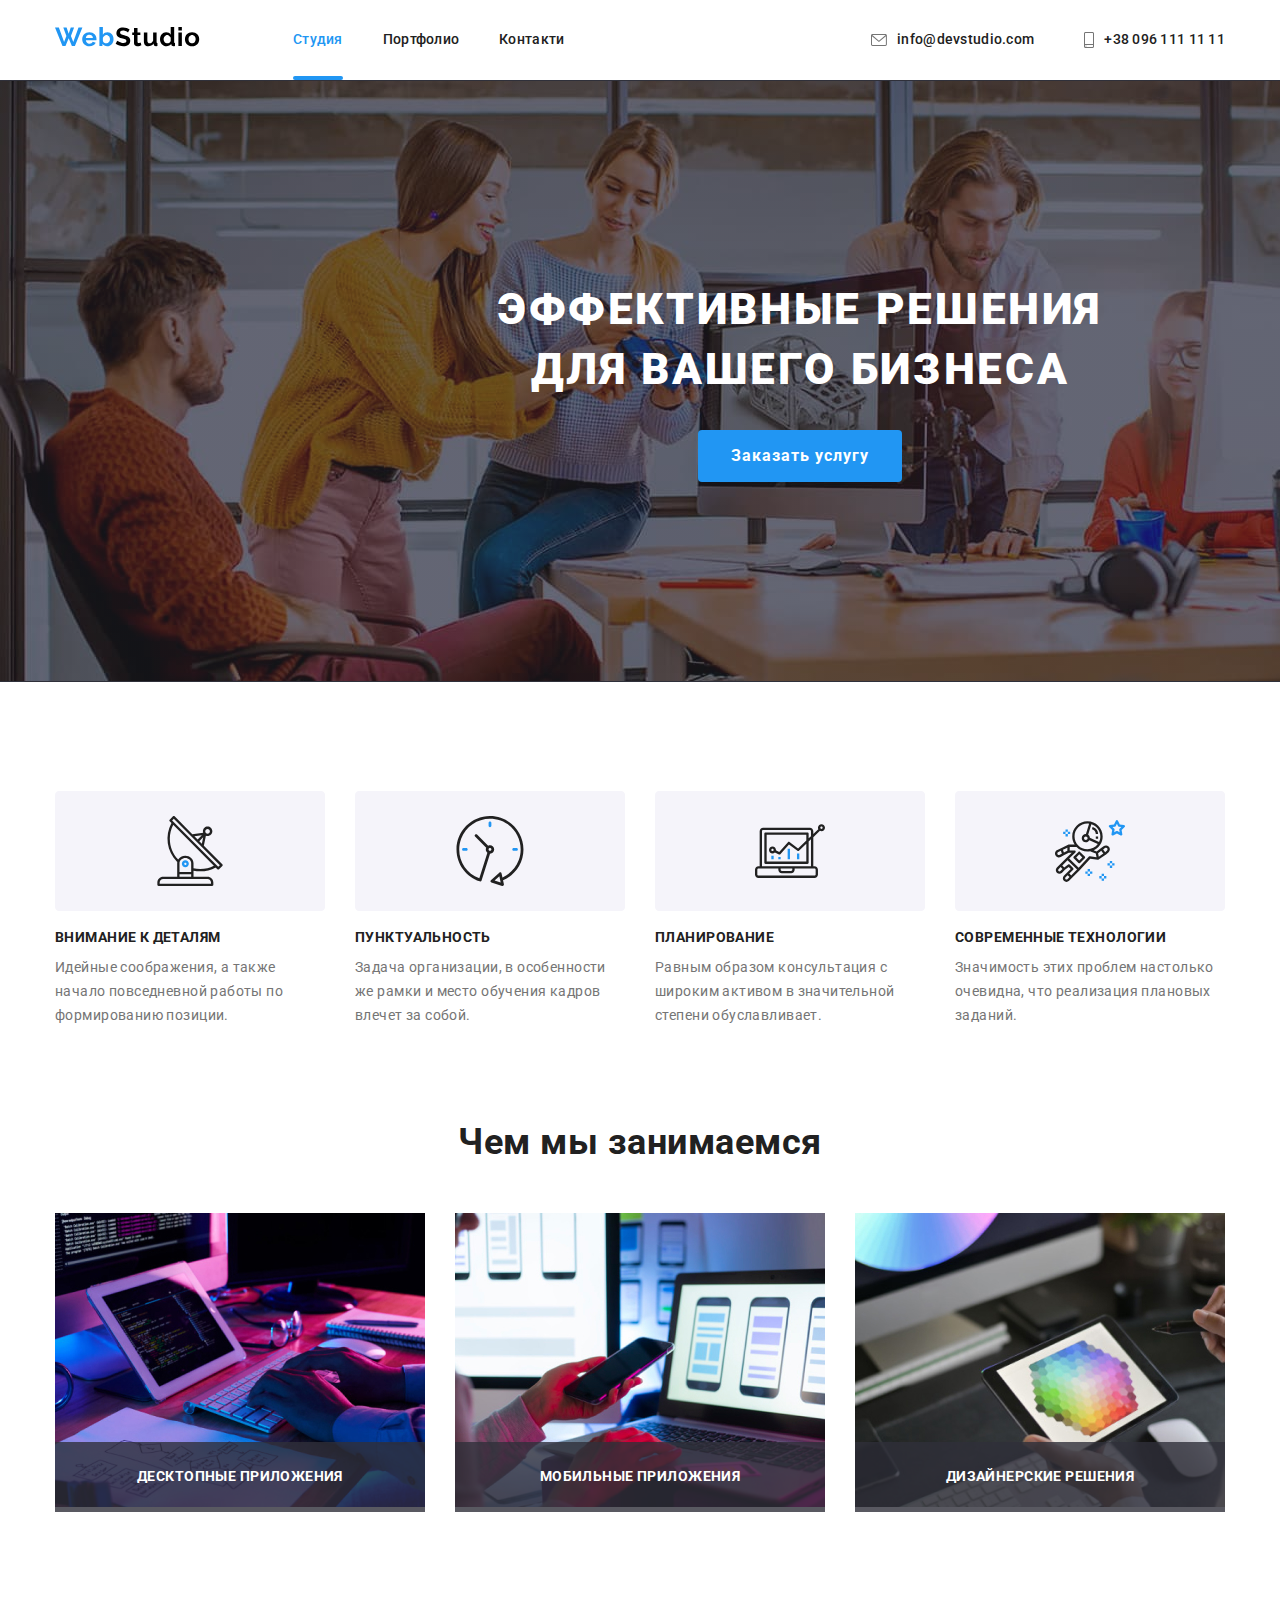
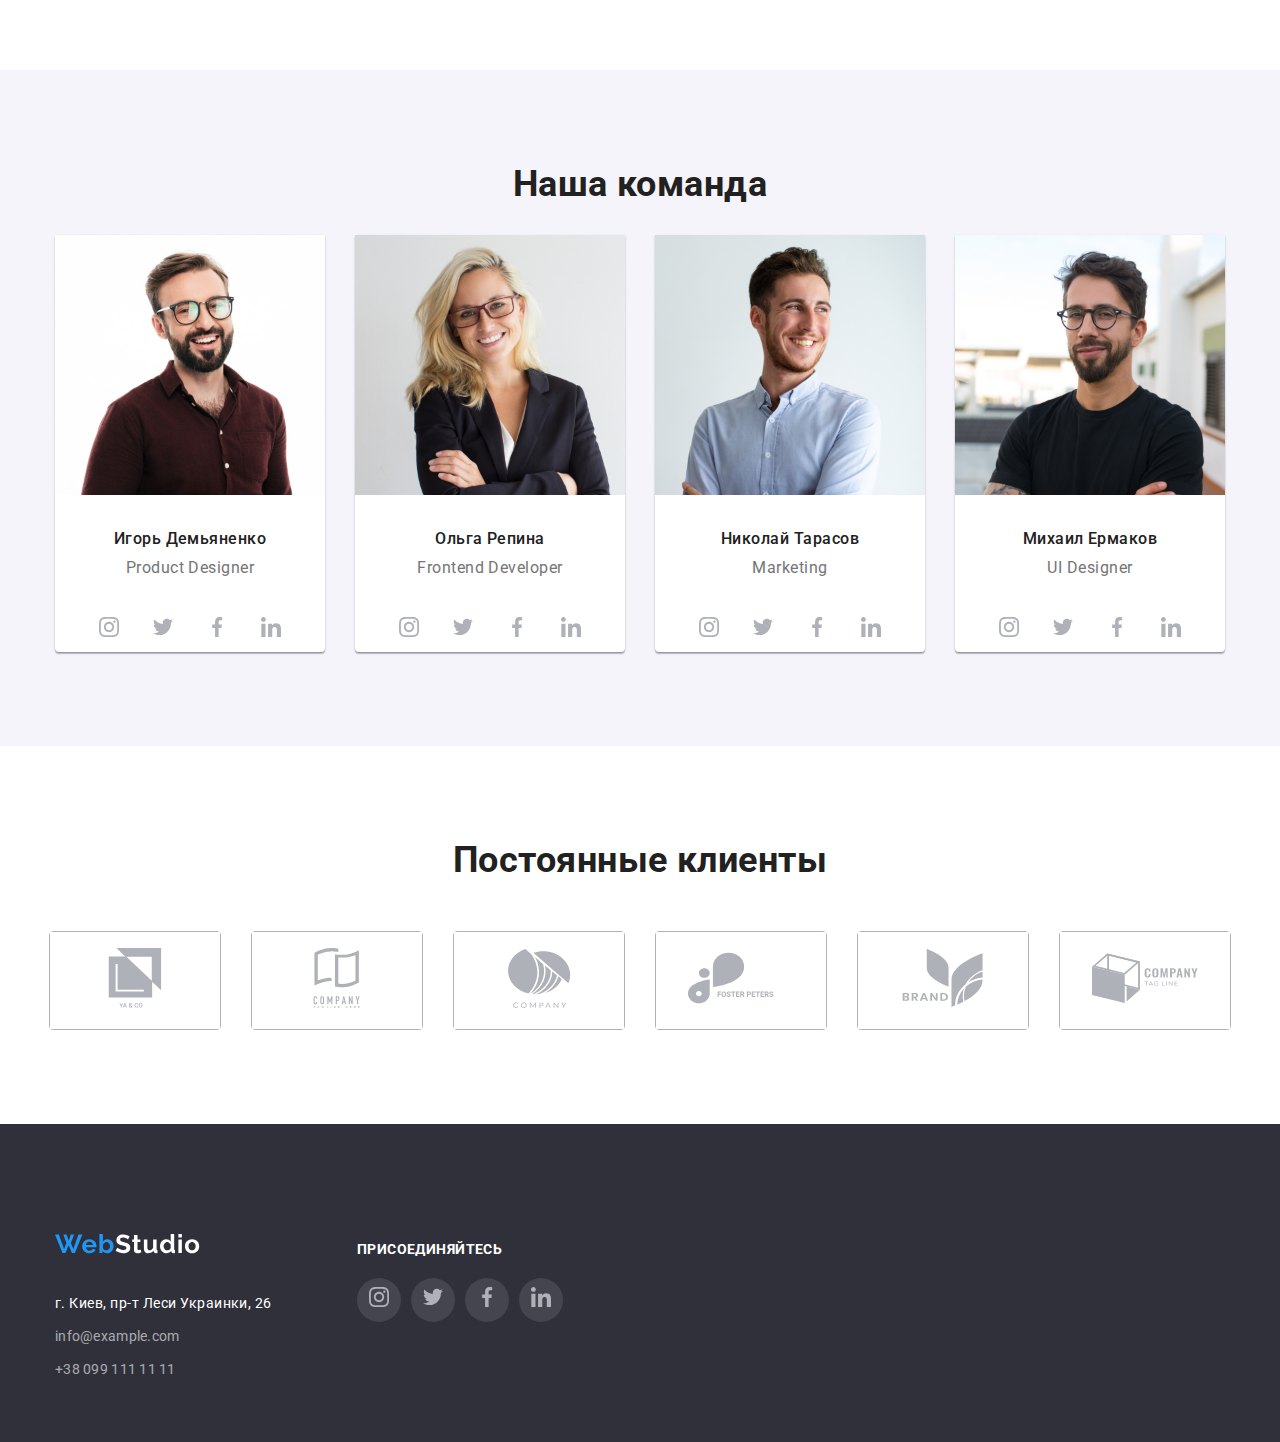
<file: index.html>
<!DOCTYPE html>
<html lang="ru">
  <head>
    <meta charset="UTF-8" />
    <meta name="author" content="Денис Бричанский" />
    <meta name="keywords" content="" />
    <meta name="viewport" content="width=device-width, initial-scale=1.0" />
    <title>WebStudio</title>
    <link
      href="https://fonts.googleapis.com/css2?family=Roboto:wght@400;500;700;900&display=swap"
      rel="stylesheet"
    />
    <link
      rel="stylesheet"
      href="https://cdnjs.cloudflare.com/ajax/libs/modern-normalize/1.1.0/modern-normalize.min.css"
    />
    <link rel="stylesheet" href="./css/main.css" />
  </head>
  <body>
    <!-- Шапка сайту -->

    <header class="header">
      <div class="container-nav">
        <nav class="container">
          <a href="index.html" class="logo-head"
            ><img src="/images/WebStudio.svg" alt="WebStudio"
          /></a>
          <ul class="site-nav list-nav">
            <li class="item">
              <div class="div-link current">
                <a href="./index.html" class="link current">Студия</a>
              </div>
            </li>
            <li class="item">
              <a href="./portfolio.html" class="link">Портфолио</a>
            </li>
            <li class="item"><a href="" class="link">Контакти</a></li>
          </ul>
          <ul class="cont-nav list-cont">
            <li class="item">
              <svg class="svg-features" width="16">
                <use href="./images/sprite-nav.svg#mail"></use>
              </svg>
              <a href="mailto:info@devstudio.com" class="link"
                >info@devstudio.com</a
              >
            </li>
            <li class="item">
              <svg class="svg-features" width="10">
                <use href="./images/sprite-nav.svg#tel"></use>
              </svg>
              <a href="tel:+38 096 111 11 11" class="link">+38 096 111 11 11</a>
            </li>
          </ul>
        </nav>
      </div>
    </header>

    <!-- HERO Герой -->

    <main>
      <section class="hero">
        <h1 class="hero-title">Эффективные решения для вашего бизнеса</h1>
        <button type="button" class="btn primary">Заказать услугу</button>
      </section>

      <!-- Основна частина -->
      <!-- Особливості. features-list -->

      <section>
        <div class="container-features">
          <ul class="features list-feat">
            <li class="item">
              <svg class="svg" width="270">
                <use href="./images/sprite-nav.svg#antenna"></use>
              </svg>
              <h2 class="features-title">Внимание к деталям</h2>
              <p class="features-text">
                Идейные соображения, а также начало повседневной работы по
                формированию позиции.
              </p>
            </li>
            <li class="item">
              <svg class="svg" width="270">
                <use href="./images/sprite-nav.svg#clock"></use>
              </svg>
              <h2 class="features-title">Пунктуальность</h2>
              <p class="features-text">
                Задача организации, в особенности же рамки и место обучения
                кадров влечет за собой.
              </p>
            </li>
            <li class="item">
              <svg class="svg" width="270">
                <use href="./images/sprite-nav.svg#diagram"></use>
              </svg>
              <h2 class="features-title">Планирование</h2>
              <p class="features-text">
                Равным образом консультация с широким активом в значительной
                степени обуславливает.
              </p>
            </li>
            <li class="item">
              <svg class="svg" width="270">
                <use href="./images/sprite-nav.svg#astronaut"></use>
              </svg>
              <h2 class="features-title">Современные технологии</h2>
              <p class="features-text">
                Значимость этих проблем настолько очевидна, что реализация
                плановых заданий.
              </p>
            </li>
          </ul>
        </div>

        <!-- Переваги, 
          Чим ми займаємось -->

        <div class="container-work">
          <h2 class="work-title">Чем мы занимаемся</h2>
          <ul class="list-work">
            <li class="item">
              <div class="div-work">
                <p class="div-text">Десктопные приложения</p>
                <img
                  src="./images/img1.jpg"
                  alt="Програмирование"
                  width="370"
                />
              </div>
            </li>
            <li class="item">
              <div class="div-work">
                <p class="div-text">Мобильные приложения</p>
                <img
                  src="./images/img2.jpg"
                  alt="Разработка мобильных приложений"
                  width="370"
                />
              </div>
            </li>
            <li class="item">
              <div class="div-work">
                <p class="div-text">Дизайнерские решения</p>
                <img src="./images/img3.jpg" alt="Веб дизайнинг" width="370" />
              </div>
            </li>
          </ul>
        </div>
      </section>

      <!-- Наша команда -->
      <section class="sec-command">
        <div class="container-command">
          <h2 class="command">Наша команда</h2>
          <ul class="list-com">
            <li class="item">
              <img
                src="./images/img_comand1.jpg"
                alt="Игорь Демьяненко"
                width="270"
              />
              <h3 class="command-title">Игорь Демьяненко</h3>
              <p class="command-text">Product Designer</p>
              <ul class="social">
                <li class="list-social">
                  <button class="button-link">
                    <svg class="icon">
                      <use href="./images/sprite.svg#instagram"></use>
                    </svg>
                  </button>
                </li>
                <li class="list-social">
                  <button class="button-link">
                    <svg class="icon">
                      <use href="./images/sprite.svg#twitter"></use>
                    </svg>
                  </button>
                </li>
                <li class="list-social">
                  <button class="button-link">
                    <svg class="icon">
                      <use href="./images/sprite.svg#facebook-1"></use>
                    </svg>
                  </button>
                </li>
                <li class="list-social">
                  <button class="button-link">
                    <svg class="icon">
                      <use href="./images/sprite.svg#linkedin"></use>
                    </svg>
                  </button>
                </li>
              </ul>
            </li>
            <li class="item">
              <img
                src="./images/img_comand2.jpg"
                alt="Ольга Репина"
                width="270"
              />
              <h3 class="command-title">Ольга Репина</h3>
              <p class="command-text">Frontend Developer</p>
              <ul class="social">
                <li class="list-social">
                  <button class="button-link">
                    <svg class="icon">
                      <use href="./images/sprite.svg#instagram"></use>
                    </svg>
                  </button>
                </li>
                <li class="list-social">
                  <button class="button-link">
                    <svg class="icon">
                      <use href="./images/sprite.svg#twitter"></use>
                    </svg>
                  </button>
                </li>
                <li class="list-social">
                  <button class="button-link">
                    <svg class="icon">
                      <use href="./images/sprite.svg#facebook-1"></use>
                    </svg>
                  </button>
                </li>
                <li class="list-social">
                  <button class="button-link">
                    <svg class="icon">
                      <use href="./images/sprite.svg#linkedin"></use>
                    </svg>
                  </button>
                </li>
              </ul>
            </li>
            <li class="item">
              <img
                src="./images/img_comand3.jpg"
                alt="Николай Тарасов"
                width="270"
              />
              <h3 class="command-title">Николай Тарасов</h3>
              <p class="command-text">Marketing</p>
              <ul class="social">
                <li class="list-social">
                  <button class="button-link">
                    <svg class="icon">
                      <use href="./images/sprite.svg#instagram"></use>
                    </svg>
                  </button>
                </li>
                <li class="list-social">
                  <button class="button-link">
                    <svg class="icon">
                      <use href="./images/sprite.svg#twitter"></use>
                    </svg>
                  </button>
                </li>
                <li class="list-social">
                  <button class="button-link">
                    <svg class="icon">
                      <use href="./images/sprite.svg#facebook-1"></use>
                    </svg>
                  </button>
                </li>
                <li class="list-social">
                  <button class="button-link">
                    <svg class="icon">
                      <use href="./images/sprite.svg#linkedin"></use>
                    </svg>
                  </button>
                </li>
              </ul>
            </li>
            <li class="item">
              <img
                src="./images/img_comand4.jpg"
                alt="Михаил Ермаков"
                width="270"
              />
              <h3 class="command-title">Михаил Ермаков</h3>
              <p class="command-text">UI Designer</p>
              <ul class="social">
                <li class="list-social">
                  <button class="button-link">
                    <svg class="icon">
                      <use href="./images/sprite.svg#instagram"></use>
                    </svg>
                  </button>
                </li>
                <li class="list-social">
                  <button class="button-link">
                    <svg class="icon">
                      <use href="./images/sprite.svg#twitter"></use>
                    </svg>
                  </button>
                </li>
                <li class="list-social">
                  <button class="button-link">
                    <svg class="icon">
                      <use href="./images/sprite.svg#facebook-1"></use>
                    </svg>
                  </button>
                </li>
                <li class="list-social">
                  <button class="button-link">
                    <svg class="icon">
                      <use href="./images/sprite.svg#linkedin"></use>
                    </svg>
                  </button>
                </li>
              </ul>
            </li>
          </ul>
        </div>
      </section>

      <!-- ПОСТІЙНІ КЛІЄНТИ -->
      <section class="sec-clients">
        <div class="container-clients">
          <h2 class="clients">Постоянные клиенты</h2>
          <ul class="list-clients">
            <li class="list">
              <button class="button">
                <svg class="button-icon">
                  <use href="./images/sprite.svg#ya-co"></use>
                </svg>
              </button>
            </li>
            <li class="list">
              <button class="button">
                <svg class="button-icon">
                  <use href="./images/sprite.svg#company-tag"></use>
                </svg>
              </button>
            </li>
            <li class="list">
              <button class="button">
                <svg class="button-icon">
                  <use href="./images/sprite.svg#company"></use>
                </svg>
              </button>
            </li>
            <li class="list">
              <button class="button">
                <svg class="button-icon">
                  <use href="./images/sprite.svg#foster-peters"></use>
                </svg>
              </button>
            </li>
            <li class="list">
              <button class="button">
                <svg class="button-icon">
                  <use href="./images/sprite.svg#brand"></use>
                </svg>
              </button>
            </li>
            <li class="list">
              <button class="button">
                <svg class="button-icon">
                  <use href="./images/sprite.svg#company-line"></use>
                </svg>
              </button>
            </li>
          </ul>
        </div>
      </section>
    </main>

    <!-- Футер -->

    <footer class="footer">
      <div class="container-foot">
        <div>
          <ul class="list-foot">
            <li class="item-logo">
              <a href="index.html" class="logo-foot"
                ><img src="./images/WebStudio-white.svg" alt="WebStudio"
              /></a>
            </li>
            <li class="item">
              <address class="address">г. Киев, пр-т Леси Украинки, 26</address>
            </li>
            <li class="item">
              <a href="mailto:info@example.com" class="link"
                >info@example.com</a
              >
            </li>
            <li class="item">
              <a href="tel:+38 099 111 11 11" class="link">+38 099 111 11 11</a>
            </li>
          </ul>
        </div>
        <div class="social-foot">
          <b class="go">Присоединяйтесь</b>
          <ul class="social">
            <li class="list-social-foot">
              <button class="button-link-foot">
                <svg class="icon">
                  <use href="./images/sprite.svg#instagram"></use>
                </svg>
              </button>
            </li>
            <li class="list-social-foot">
              <button class="button-link-foot">
                <svg class="icon">
                  <use href="./images/sprite.svg#twitter"></use>
                </svg>
              </button>
            </li>
            <li class="list-social-foot">
              <button class="button-link-foot">
                <svg class="icon">
                  <use href="./images/sprite.svg#facebook-1"></use>
                </svg>
              </button>
            </li>
            <li class="list-social-foot">
              <button class="button-link-foot">
                <svg class="icon">
                  <use href="./images/sprite.svg#linkedin"></use>
                </svg>
              </button>
            </li>
          </ul>
        </div>
      </div>
    </footer>
  </body>
</html>
</file>
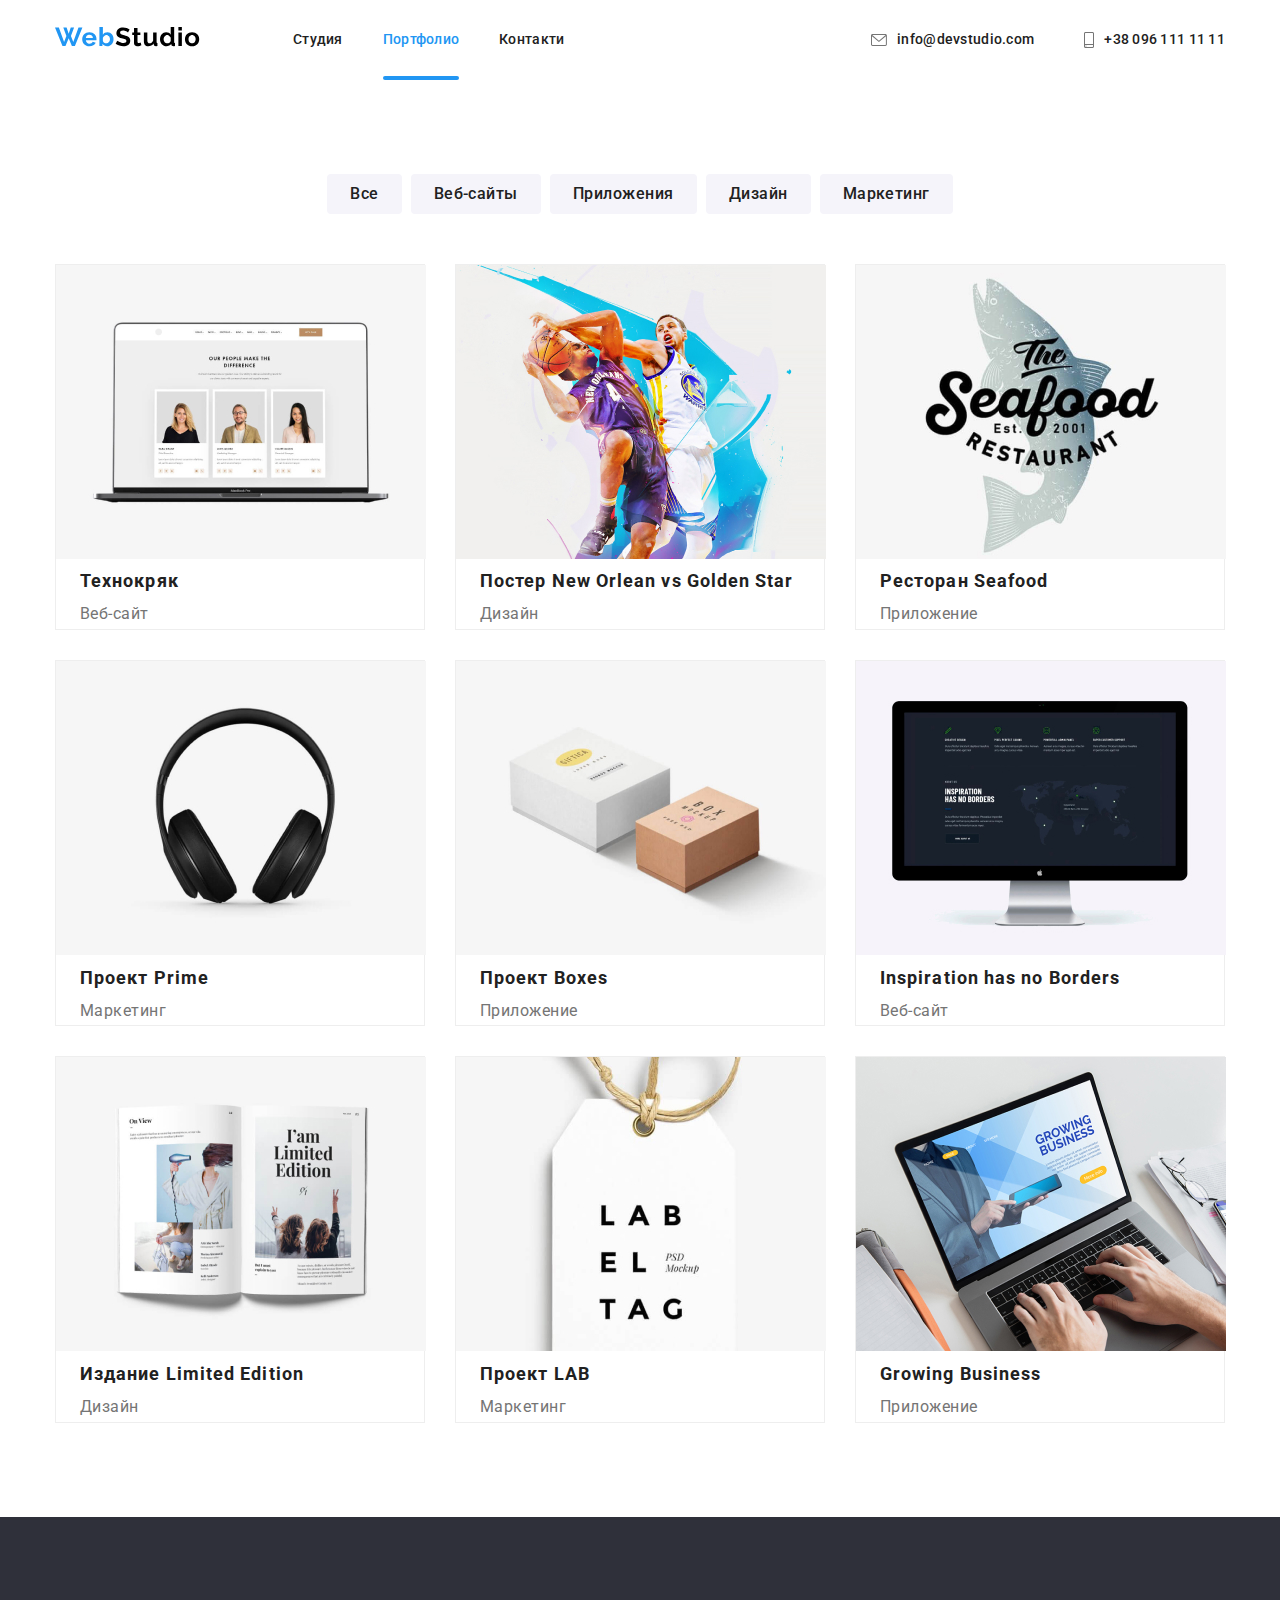
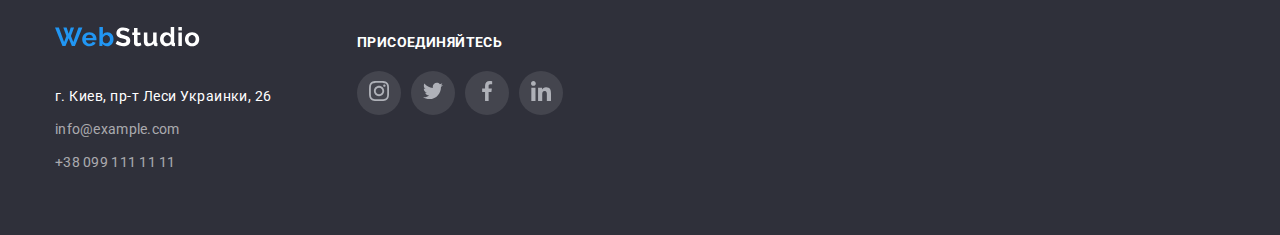
<file: portfolio.html>
<!DOCTYPE html>
<html lang="ru">
  <head>
    <meta charset="UTF-8" />
    <meta name="author" content="Денис Бричанский" />
    <meta name="keywords" content="" />
    <meta name="viewport" content="width=device-width, initial-scale=1.0" />
    <title>Portfolio</title>
    <link
      href="https://fonts.googleapis.com/css2?family=Roboto:wght@400;500;700;900&display=swap"
      rel="stylesheet"
    />
    <link
      rel="stylesheet"
      href="https://cdnjs.cloudflare.com/ajax/libs/modern-normalize/1.1.0/modern-normalize.min.css"
    />
    <link rel="stylesheet" href="./css/main.css" />
  </head>
  <body>
    <!-- Шапка сайту -->

    <header class="header">
      <div class="container-nav-port">
        <nav class="container">
          <a href="index.html" class="logo-head"
            ><img src="/images/WebStudio.svg" alt="WebStudio"
          /></a>
          <ul class="site-nav list-nav">
            <li class="item">
              <a href="./index.html" class="link">Студия</a>
            </li>
            <li class="item">
              <div class="div-link current">
                <a href="./portfolio.html" class="link current">Портфолио</a>
              </div>
            </li>
            <li class="item"><a href="" class="link">Контакти</a></li>
          </ul>
          <ul class="cont-nav list-cont">
            <li class="item">
              <svg class="svg-features" width="16">
                <use href="./images/sprite-nav.svg#mail"></use>
              </svg>
              <a href="mailto:info@devstudio.com" class="link"
                >info@devstudio.com</a
              >
            </li>
            <li class="item">
              <svg class="svg-features" width="10">
                <use href="./images/sprite-nav.svg#tel"></use>
              </svg>
              <a href="tel:+38 096 111 11 11" class="link">+38 096 111 11 11</a>
            </li>
          </ul>
        </nav>
      </div>
    </header>

    <!-- Чим ми займаємось (portfolio) -->
    <section>
      <div class="container-but">
        <ul class="port-but list-butt">
          <li class="item">
            <button type="button" class="link">Вce</button>
          </li>
          <li class="item">
            <button type="button" class="link">Веб-сайты</button>
          </li>
          <li class="item">
            <button type="button" class="link">Приложения</button>
          </li>
          <li class="item">
            <button type="button" class="link">Дизайн</button>
          </li>
          <li class="item">
            <button type="button" class="link">Маркетинг</button>
          </li>
        </ul>
      </div>
      <!-- Нашi роботи (portfolio) -->
      <div class="container-port-work">
        <ul class="port-work work-list">
          <li class="item">
            <div class="card">
              <a href=""
                ><img src="./images/img_port-1.jpg" alt="Технокряк" width="370"
              /></a>
              <p class="info">
                Технокряк это современная площадка распространения коронавируса.
                Компании используют эту платформу для цифрового шпионажа и атак
                на защищённые сервера конкурентов.
              </p>
            </div>
            <h1 class="title">Технокряк</h1>
            <p class="text">Веб-сайт</p>
          </li>
          <li class="item">
            <div class="card">
              <a href=""
                ><img
                  src="./images/img_port-2.jpg"
                  alt="Постер New Orlean vs Golden Star"
                  width="370"
              /></a>
              <p class="info">
                Технокряк это современная площадка распространения коронавируса.
                Компании используют эту платформу для цифрового шпионажа и атак
                на защищённые сервера конкурентов.
              </p>
            </div>
            <h1 class="title">Постер New Orlean vs Golden Star</h1>
            <p class="text">Дизайн</p>
          </li>
          <li class="item">
            <div class="card">
              <a href=""
                ><img
                  src="./images/img_port-3.jpg"
                  alt="Ресторан Seafood"
                  width="370"
              /></a>
              <p class="info">
                Технокряк это современная площадка распространения коронавируса.
                Компании используют эту платформу для цифрового шпионажа и атак
                на защищённые сервера конкурентов.
              </p>
            </div>
            <h1 class="title">Ресторан Seafood</h1>
            <p class="text">Приложение</p>
          </li>
          <li class="item">
            <div class="card">
              <a href=""
                ><img
                  src="./images/img_port-4.jpg"
                  alt="Проект Prime"
                  width="370"
              /></a>
              <p class="info">
                Технокряк это современная площадка распространения коронавируса.
                Компании используют эту платформу для цифрового шпионажа и атак
                на защищённые сервера конкурентов.
              </p>
            </div>
            <h1 class="title">Проект Prime</h1>
            <p class="text">Маркетинг</p>
          </li>
          <li class="item">
            <div class="card">
              <a href=""
                ><img
                  src="./images/img_port-5.jpg"
                  alt="Проект Boxes"
                  width="370"
              /></a>
              <p class="info">
                Технокряк это современная площадка распространения коронавируса.
                Компании используют эту платформу для цифрового шпионажа и атак
                на защищённые сервера конкурентов.
              </p>
            </div>
            <h1 class="title">Проект Boxes</h1>
            <p class="text">Приложение</p>
          </li>
          <li class="item">
            <div class="card">
              <a href=""
                ><img
                  src="./images/img_port-6.jpg"
                  alt="Inspiration has no Borders"
                  width="370"
              /></a>
              <p class="info">
                Технокряк это современная площадка распространения коронавируса.
                Компании используют эту платформу для цифрового шпионажа и атак
                на защищённые сервера конкурентов.
              </p>
            </div>
            <h1 class="title">Inspiration has no Borders</h1>
            <p class="text">Веб-сайт</p>
          </li>
          <li class="item">
            <div class="card">
              <a href=""
                ><img
                  src="./images/img_port-7.jpg"
                  alt="Издание Limited Edition"
                  width="370"
              /></a>
              <p class="info">
                Технокряк это современная площадка распространения коронавируса.
                Компании используют эту платформу для цифрового шпионажа и атак
                на защищённые сервера конкурентов.
              </p>
            </div>
            <h1 class="title">Издание Limited Edition</h1>
            <p class="text">Дизайн</p>
          </li>
          <li class="item">
            <div class="card">
              <a href=""
                ><img
                  src="./images/img_port-8.jpg"
                  alt="Проект LAB"
                  width="370"
              /></a>
              <p class="info">
                Технокряк это современная площадка распространения коронавируса.
                Компании используют эту платформу для цифрового шпионажа и атак
                на защищённые сервера конкурентов.
              </p>
            </div>
            <h1 class="title">Проект LAB</h1>
            <p class="text">Маркетинг</p>
          </li>
          <li class="item">
            <div class="card">
              <a href=""
                ><img
                  src="./images/img_port-9.jpg"
                  alt="Growing Business"
                  width="370"
              /></a>
              <p class="info">
                Технокряк это современная площадка распространения коронавируса.
                Компании используют эту платформу для цифрового шпионажа и атак
                на защищённые сервера конкурентов.
              </p>
            </div>
            <h1 class="title">Growing Business</h1>
            <p class="text">Приложение</p>
          </li>
        </ul>
      </div>
    </section>

    <!-- Футер -->

    <footer class="footer">
      <div class="container-foot">
        <div>
          <ul class="list-foot">
            <li class="item-logo">
              <a href="index.html" class="logo-foot"
                ><img src="./images/WebStudio-white.svg" alt="WebStudio"
              /></a>
            </li>
            <li class="item">
              <address class="address">г. Киев, пр-т Леси Украинки, 26</address>
            </li>
            <li class="item">
              <a href="mailto:info@example.com" class="link"
                >info@example.com</a
              >
            </li>
            <li class="item">
              <a href="tel:+38 099 111 11 11" class="link">+38 099 111 11 11</a>
            </li>
          </ul>
        </div>
        <div class="social-foot">
          <b class="go">Присоединяйтесь</b>
          <ul class="social">
            <li class="list-social-foot">
              <button class="button-link-foot">
                <svg class="icon">
                  <use href="./images/sprite.svg#instagram"></use>
                </svg>
              </button>
            </li>
            <li class="list-social-foot">
              <button class="button-link-foot">
                <svg class="icon">
                  <use href="./images/sprite.svg#twitter"></use>
                </svg>
              </button>
            </li>
            <li class="list-social-foot">
              <button class="button-link-foot">
                <svg class="icon">
                  <use href="./images/sprite.svg#facebook-1"></use>
                </svg>
              </button>
            </li>
            <li class="list-social-foot">
              <button class="button-link-foot">
                <svg class="icon">
                  <use href="./images/sprite.svg#linkedin"></use>
                </svg>
              </button>
            </li>
          </ul>
        </div>
      </div>
    </footer>
  </body>
</html>
</file>
<file: css/main.css>
/* Колір фону хедера #FFFFFF */
/* Колір фону особливості #E5E5E5 */
/* Колір фону портфоліо #E5E5E5 */
/* Колір фону наша команда #F5F4FA */
/* Колір фону футера #2F303A */
/* Колір тексту (заголовки, навігація) #212121 */
/* Колір тексту (абзац, авторизація) #757575 */
/* Колір тексту футера rgba(255, 255, 255, 0,6) */
/* Колір фону основної кнопки #2196F3 */
/* Колір фону додаткової кнопки #F5F4FA */

body {
  font-family: Roboto, sans-serif;
  letter-spacing: 0.03em;

  background-color: #ffffff;
  color: #757575;
}

/* УТИЛИТИ */

/* .visually-hidden {
  position: absolute;
  white-space: nowrap;
  width: 1px;
  height: 1px;
  overflow: hidden;
  border: 0;
  padding: 0;
  clip: rect(0 0 0 0);
  clip-path: inset(50%);
  margin: -1px;
} */

/* img {
  display: block;
  max-width: 100%;
  height: auto;
} */

.btn.primary {
  min-width: 200px;
  margin-left: auto;
  margin-right: auto;
  margin-bottom: 200px;
  padding-top: 10px;
  padding-bottom: 10px;
  padding-left: 32px;
  padding-right: 32px;
  border: 1px solid transparent;
  border-radius: 4px;

  font-family: Roboto;
  font-style: normal;
  font-weight: 700;
  font-size: 16px;
  line-height: 1.87;
  align-items: center;
  letter-spacing: 0.06em;

  background-color: #2196f3;
  color: #ffffff;
}

/* Шапка сайту */

.logo-head {
  display: inline-block;
  padding-top: 24px;
  padding-bottom: 25px;
}

.link {
  font-weight: 500;
  font-size: 14px;
  line-height: 1.14;
  letter-spacing: 0.02em;

  color: #212121;
  text-decoration: none;
}

.container-nav {
  margin-left: auto;
  margin-right: auto;
  margin-top: 0;
  margin-bottom: 0;
  width: 1200px;
}
.container {
  display: flex;
  align-items: center;
  padding-left: 15px;
  padding-right: 15px;
}

.site-nav {
  display: flex;
  margin-top: 0;
  margin-bottom: 0;
  margin-left: 93px;
}

.site-nav .item + .item {
  margin-left: 40px;
}

.site-nav .link {
  display: block;
  padding-top: 32px;
  padding-bottom: 32px;
}

.cont-nav .item {
  display: flex;
  align-items: center;
}

.svg-features {
  height: 16px;

  cursor: pointer;

  fill: #757575;

  margin-left: 0;
  margin-right: 10px;
  margin-bottom: 0;
  padding: 0;

  /* outline: 1px solid; */
}

.svg-features:focus,
.svg-features:hover {
  fill: #2196f3;
}

.cont-nav .item + .item {
  margin-left: 50px;
}

.cont-nav {
  display: flex;
  align-items: center;
  margin-top: 0;
  margin-left: auto;
  margin-bottom: 0;
}

.cont-nav .link {
  display: block;
  padding-top: 32px;
  padding-bottom: 32px;
}

.mail .cont-nav {
  display: flex;
  margin-left: auto;
  margin-top: 0;
  margin-bottom: 0;
}

.site-nav .link.current {
  position: relative;

  color: #2196f3;
}

.div-link .current::before {
  position: absolute;

  display: inline-block;
  content: '';

  position: absolute;
  bottom: 0;
  left: 0;
  width: 100%;
  height: 4px;

  border-radius: 2px;
  background-color: #2196f3;
}

.site-nav .link:focus,
.site-nav .link:hover {
  color: #2196f3;
}

.cont-nav .link:focus,
.cont-nav .link:hover {
  color: #2196f3;
}

.list-nav {
  padding-left: 0;

  list-style: none;
}

.list-cont {
  list-style: none;

  padding-left: 0;
}

/* Герой */

.hero {
  margin-left: auto;
  margin-right: auto;
  margin-bottom: 94px;

  text-align: center;
  min-width: 1600px;
  background-image: linear-gradient(
      to right,
      rgba(47, 48, 58, 0.4),
      rgba(47, 48, 58, 0.4)
    ),
    url(../images/fon-hero.jpg);
  /* background-image: url(../images/fon-hero.jpg); */
  background-repeat: no-repeat;
  background-position: center;
  background-color: #2f303a;
}

.hero-title {
  width: 696px;

  margin-top: 0;
  margin-bottom: 30px;
  margin-left: auto;
  margin-right: auto;
  padding-top: 200px;

  font-style: normal;
  font-weight: 900;
  font-size: 44px;
  line-height: 1.36;
  text-align: center;
  letter-spacing: 0.06em;
  text-transform: uppercase;

  color: #ffffff;
}

/* Основна частина */
/* Особливості. features-list */

.container-features {
  margin-left: auto;
  margin-right: auto;
  margin-top: 0;
  padding-bottom: 94px;
  width: 1200px;
}
.container-features .list-feat {
  display: flex;
  margin-top: 0;
  margin-bottom: 0;
}

/* АЛЬТЕРНАТИВА СПРАЙТУ */

/* .container-features .item::before {
  display: block;
  content: '';
  height: 120px;
  background-color: #f5f4fa;
  margin-bottom: 30px;
  background-position: center;
  background-repeat: no-repeat;
}

.icon-antena::before {
  background-image: url(../images/antenna\ 1.svg); */

.features .item {
  width: 270px;
}

.features .item + .item {
  margin-left: 30px;
}

.features-title {
  margin-top: 0;
  margin-bottom: 10px;

  font-style: normal;
  font-weight: 700;
  font-size: 14px;
  line-height: 1.14;
  letter-spacing: 0.03em;
  text-transform: uppercase;

  color: #212121;
}

.features-text {
  margin-top: 0;
  margin-bottom: 0;

  font-style: normal;
  font-weight: 400;
  font-size: 14px;
  line-height: 1.71;
  letter-spacing: 0.03em;
}

.list-feat {
  padding-left: 15px;
  padding-right: 15px;

  list-style: none;
}

/* Переваги, чим ми займаємось  */

.container-work {
  margin-left: auto;
  margin-right: auto;
  margin-top: 0px;
  padding-bottom: 158px;
  width: 1200px;
}

.container-work .list-work {
  display: flex;
}

.list-work .item + .item {
  margin-left: 30px;
}

.work-title {
  margin-top: 0;
  margin-bottom: 50px;
  padding-left: 15px;
  padding-right: 15px;

  font-style: normal;
  font-weight: 700;
  font-size: 36px;
  line-height: 1.16;
  text-align: center;

  color: #212121;
}

.div-work {
  position: relative;
}

.div-text {
  position: absolute;

  left: 0;
  width: 100%;
  bottom: 27px;

  margin: 0;

  font-style: normal;
  font-weight: 700;
  font-size: 14px;
  line-height: 1.14;
  letter-spacing: 0.03em;
  text-transform: uppercase;
  text-align: center;

  color: #ffffff;
}

.list-work .div-work::before {
  display: inline-block;
  content: '';

  position: absolute;
  bottom: 0;
  left: 0;
  width: 100%;
  height: 70px;
  background-color: rgba(47, 48, 58, 0.8);
}

.list-work {
  margin-top: 0;
  margin-bottom: 0;
  padding-left: 15px;
  padding-right: 15px;

  list-style: none;
}
/* Наша команда */

.sec-command {
  background-color: #f5f4fa;
}

.container-command {
  margin-left: auto;
  margin-right: auto;
  margin-top: 0px;
  padding-top: 94px;
  padding-bottom: 94px;
  width: 1200px;
}

.command {
  margin-top: 0;
  padding-left: 15px;
  padding-right: 15px;

  font-style: normal;
  font-weight: 700;
  font-size: 36px;
  line-height: 1.16;
  text-align: center;

  color: #212121;
}

.container-command .list-com {
  display: flex;
}

.command-title {
  margin-top: 30px;
  margin-bottom: 10px;

  font-weight: 500;
  font-size: 16px;
  line-height: 1.18;
  text-align: center;

  color: #212121;
}

.command-text {
  margin-top: 0;
  margin-bottom: 30px;

  font-style: normal;
  font-weight: 400;
  font-size: 16px;
  line-height: 1.18;
  text-align: center;
}

.list-com {
  margin-top: 0;
  margin-bottom: 0;
  padding-left: 15px;
  padding-right: 15px;

  list-style: none;
}

.list-com .item {
  border-radius: 0px 0px 4px 4px;
  box-shadow: 0px 1px 3px rgba(0, 0, 0, 0.12), 0px 1px 1px rgba(0, 0, 0, 0.14),
    0px 2px 1px rgba(0, 0, 0, 0.2);

  background-color: #ffffff;
}

.list-com .item + .item {
  margin-left: 30px;
}

.list-social {
  background-color: #ffffff;

  list-style: none;
}

.social {
  display: flex;
  justify-content: center;
  padding: 0;
  margin: 0;

  /* outline: 1px solid green; */
}

.social .list-social + .list-social {
  margin-left: 10px;
}

.button-link {
  width: 44px;
  height: 44px;

  padding: 0;
  border: none;
  border-radius: 50%;

  background-color: #fff;
}

.button-link:hover,
.button-link:focus {
  background-color: #2196f3;
}

.social .icon {
  width: 20px;
  height: 20px;

  background-size: contain;
  fill: #afb1b8;
}

.social .icon:focus,
.social .icon:hover {
  fill: #fff;
}

/* ПОСТІЙНІ КЛІЄНТИ */

.container-clients {
  margin-left: auto;
  margin-right: auto;
  margin-top: 0px;
  padding-top: 94px;
  padding-bottom: 94px;
  width: 1200px;
}

.clients {
  margin-top: 0;
  margin-bottom: 50px;
  padding-left: 15px;
  padding-right: 15px;

  font-style: normal;
  font-weight: 700;
  font-size: 36px;
  line-height: 1.16;
  text-align: center;

  color: #212121;
}

.list-clients {
  display: flex;
  justify-content: center;

  margin-top: 0;
  margin-bottom: 0;
  padding-left: 0;
  padding-right: 0;
  margin-left: 0;

  list-style: none;
}

.list-clients .button {
  padding: 0;
  border: none;
  background-color: #fff;
}

.list-clients .list:hover,
.list-clients .list:focus {
  border: 1px solid #2196f3;
  border-radius: 4px;
}

.button-icon {
  padding-left: 32px;
  padding-right: 32px;
  padding-top: 16px;
  padding-bottom: 16px;

  cursor: pointer;
  width: 170px;
  height: 92px;
  fill: #afb1b8;
}

.button-icon:hover,
.button-icon:focus {
  fill: #2196f3;
}

.list-clients .list {
  border: 1px solid #afb1b8;
  border-radius: 4px;
}

.list-clients .list + .list {
  margin-left: 30px;
}

/* Футер */

.logo-foot {
  display: inline-block;
  padding-top: 20px;
  padding-bottom: 25px;
}

.container-foot {
  display: flex;
  align-items: baseline;
  margin-left: auto;
  margin-right: auto;
  margin-top: 0px;
  width: 1200px;
}
.footer {
  padding-top: 90px;
  padding-bottom: 60px;

  background-color: #2f303a;
}

.footer .address {
  font-style: normal;
  font-weight: 400;
  font-size: 14px;
  line-height: 1.71;

  color: #ffffff;
}

.footer .link {
  font-style: normal;
  font-weight: normal;
  font-size: 14px;
  line-height: 1.71;

  color: rgba(255, 255, 255, 0.6);
}

.list-foot {
  margin-top: 0;
  margin-bottom: 0;
  padding-left: 15px;
  padding-right: 15px;

  list-style: none;
}

.list-foot :not(:last-child) {
  margin-bottom: 9px;
}

.go {
  display: inline-block;

  margin-bottom: 20px;

  font-family: Roboto;
  font-style: normal;
  font-weight: bold;
  font-size: 14px;
  line-height: 1.14;
  letter-spacing: 0.03em;
  text-transform: uppercase;

  color: #ffffff;
}

.social-foot {
  margin-left: 70px;
}

.list-social-foot {
  list-style: none;
}

.button-link-foot {
  cursor: pointer;

  width: 44px;
  height: 44px;

  padding: 0;
  border: none;
  border-radius: 50%;

  background-color: rgba(255, 255, 255, 0.1);
}

.button-link-foot:hover,
.button-link-foot:focus {
  background-color: #2196f3;
}

.social .list-social-foot + .list-social-foot {
  margin-left: 10px;
}

/* PORTFOLIO */
/* Чим ми займаємось  */

.container-nav-port {
  margin-left: auto;
  margin-right: auto;
  margin-top: 0;
  margin-bottom: 94px;
  width: 1200px;
}

.container-but {
  margin-left: auto;
  margin-right: auto;
  margin-top: 0;
  margin-bottom: 50px;
  width: 1170px;
}

.port-but .link {
  padding-top: 6px;
  padding-bottom: 6px;
  padding-left: 22px;
  padding-right: 22px;
  border: 1px solid transparent;
  border-radius: 4px;

  font-family: Roboto;
  font-style: normal;
  font-weight: 500;
  font-size: 16px;
  line-height: 1.62;
  text-align: center;
  letter-spacing: 0.03em;
  cursor: pointer;

  background-color: #f5f4fa;
}

.port-but .item + .item {
  margin-left: 9px;
}

.port-but .link:focus,
.port-but .link:hover {
  background-color: #2196f3;
  color: #ffffff;
}

.list-butt {
  display: flex;
  justify-content: center;
  margin-top: 0;
  margin-bottom: 0;
  padding-left: 15px;
  padding-right: 15px;

  list-style: none;
}

/* Нашi роботи (portfolio) */

.container-port-work {
  margin-left: auto;
  margin-right: auto;
  margin-top: 0;
  margin-bottom: 94px;
  width: 1200px;
}

.port-work {
  display: flex;
  flex-wrap: wrap;
}

.port-work .item {
  position: relative;

  margin-right: 30px;
  margin-bottom: 30px;

  width: 370px;
  border: 1px solid #eeeeee;
}

/* ПОЗИЦІОНОВАНІ ТА АНІМОВАНІ ЕЛЕМЕНТИ card */

.port-work .item:hover::before {
  display: inline-block;
  content: '';

  position: absolute;
  top: 0;
  left: 0;
  width: 100%;
  height: 100%;
  background-color: rgba(33, 150, 243, 0.9);

  opacity: 1;
}

.info {
  position: absolute;
  top: 50%;
  left: 50%;
  transform: translate(-50%, -50%);

  width: 322px;
  height: 168px;

  margin: 0;

  font-size: 18px;
  font-style: normal;
  font-weight: 400;
  line-height: 1.55;
  letter-spacing: 0.03em;
  text-align: left;

  color: #ffffff;

  text-shadow: 0px 4px 4px rgba(0, 0, 0, 0.25);

  opacity: 0;
}

.port-work .item:hover,
.port-work .item:focus {
  border-radius: 4px;
  box-shadow: 0px 1px 1px rgba(0, 0, 0, 0.12), 0px 4px 4px rgba(0, 0, 0, 0.06),
    1px 4px 6px rgba(0, 0, 0, 0.16);

  cursor: pointer;
}

.port-work .item:hover .info {
  opacity: 1;
}

.port-work .item:focus .info {
  opacity: 1;
}

.port-work .item:nth-child(3n) {
  margin-right: 0;
}

.port-work .item:nth-last-child(-n + 3) {
  margin-bottom: 0;
}

/* АЛЬТЕРНАТИВА */
/* calc((100% - кол-cmь маржинів в рядку * значення маржина) / кол-сть элементів в рядку */
/* width: calc((100% - 60px) / 3); */
/* margin-right: 30px; */
/* margin-bottom: 30px; */
/* + прописувати  */

.port-work .title {
  margin-top: 0;
  margin-bottom: 0;
  padding-left: 24px;

  font-style: normal;
  font-weight: 700;
  font-size: 18px;
  line-height: 2;
  letter-spacing: 0.06em;

  color: #212121;
}

.work-list {
  justify-content: center;
  margin-top: 0;
  padding-left: 15px;
  padding-right: 15px;

  list-style: none;
}

.port-work .text {
  margin-top: 0;
  margin-bottom: 0;
  padding-left: 24px;

  font-style: normal;
  font-weight: normal;
  font-size: 16px;
  line-height: 1.87;
  letter-spacing: 0.03em;
}
</file>
